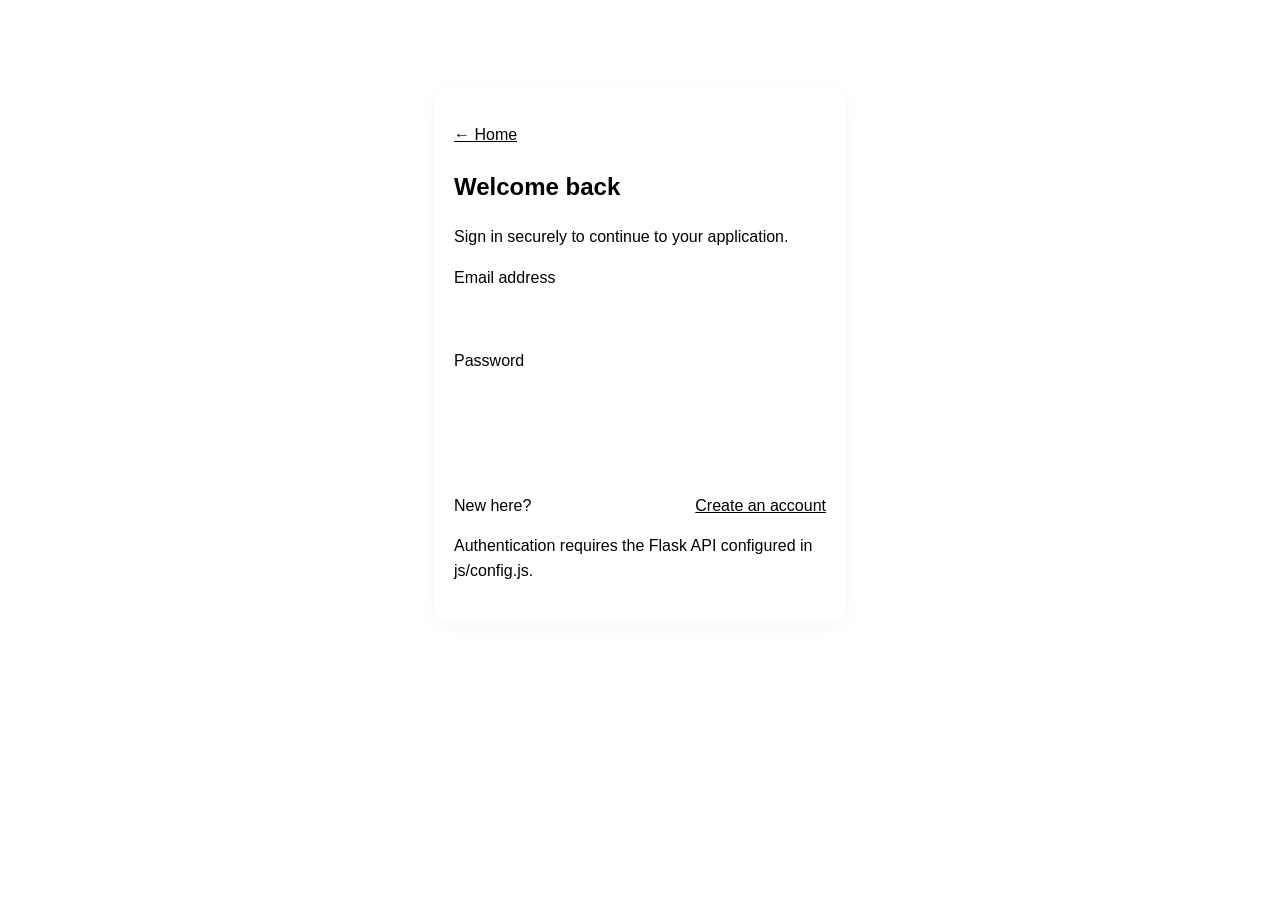
<file: frontend/index.html>
<!doctype html>
<html lang="en"><head><meta charset="utf-8"><meta name="viewport" content="width=device-width, initial-scale=1"><meta http-equiv="refresh" content="0;url=login.html"><title>Opening sign in</title></head>
<body><p>Opening sign in… <a href="login.html">Continue</a></p><script>location.replace("login.html");</script></body></html>
</file>
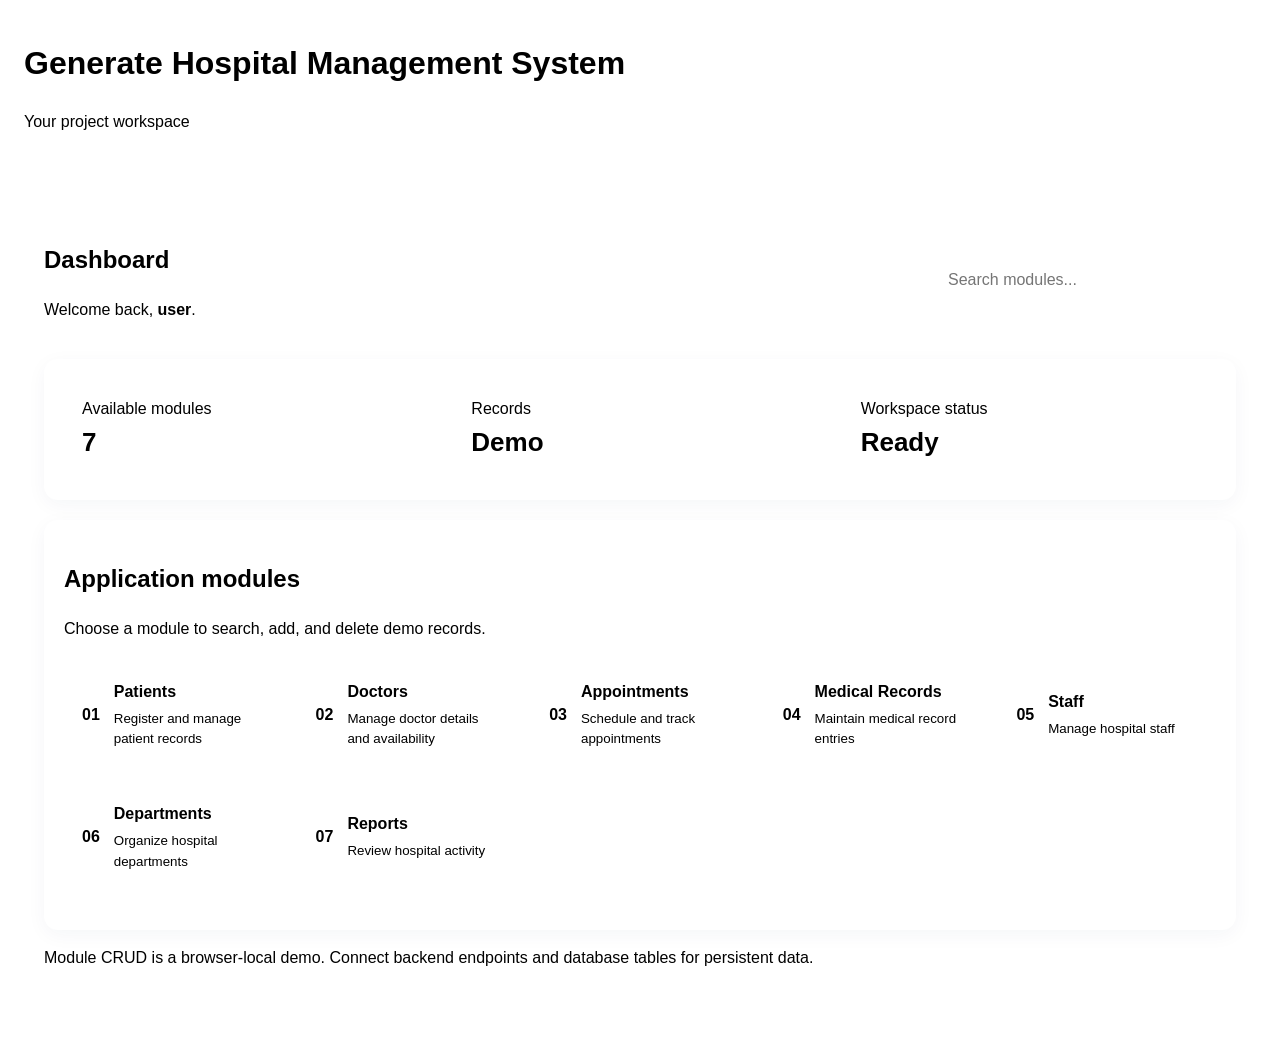
<file: frontend/dashboard.html>
<!doctype html><html lang="en"><head><meta charset="utf-8"><meta name="viewport" content="width=device-width, initial-scale=1"><title>Dashboard | Generate Hospital Management System</title><link rel="stylesheet" href="css/style.css"></head>
<body class="app-dashboard"><header class="dashboard-header"><div><h1>Generate Hospital Management System</h1><p class="dashboard-intro">Your project workspace</p></div><button type="button" data-logout>Log out</button></header>
<main><div class="dashboard-header"><div><h2>Dashboard</h2><p class="dashboard-intro">Welcome back, <strong id="dashboard-user">user</strong>.</p></div><input id="module-search" type="search" placeholder="Search modules..." aria-label="Search modules" style="max-width:300px"></div>
<section class="summary-grid"><div class="summary-card"><span>Available modules</span><strong>7</strong></div><div class="summary-card"><span>Records</span><strong>Demo</strong></div><div class="summary-card"><span>Workspace status</span><strong>Ready</strong></div></section>
<section><h2>Application modules</h2><p class="dashboard-intro">Choose a module to search, add, and delete demo records.</p><div class="module-grid" id="dashboard-modules"><a class="module-card" href="#/patients"><span class="module-icon">01</span><span><strong>Patients</strong><small>Register and manage patient records</small></span></a>
<a class="module-card" href="#/doctors"><span class="module-icon">02</span><span><strong>Doctors</strong><small>Manage doctor details and availability</small></span></a>
<a class="module-card" href="#/appointments"><span class="module-icon">03</span><span><strong>Appointments</strong><small>Schedule and track appointments</small></span></a>
<a class="module-card" href="#/medical-records"><span class="module-icon">04</span><span><strong>Medical Records</strong><small>Maintain medical record entries</small></span></a>
<a class="module-card" href="#/staff"><span class="module-icon">05</span><span><strong>Staff</strong><small>Manage hospital staff</small></span></a>
<a class="module-card" href="#/departments"><span class="module-icon">06</span><span><strong>Departments</strong><small>Organize hospital departments</small></span></a>
<a class="module-card" href="#/reports"><span class="module-icon">07</span><span><strong>Reports</strong><small>Review hospital activity</small></span></a></div></section>
<p class="notice">Module CRUD is a browser-local demo. Connect backend endpoints and database tables for persistent data.</p></main>
<script src="js/config.js" defer></script><script src="js/app.js" defer></script></body></html>
</file>
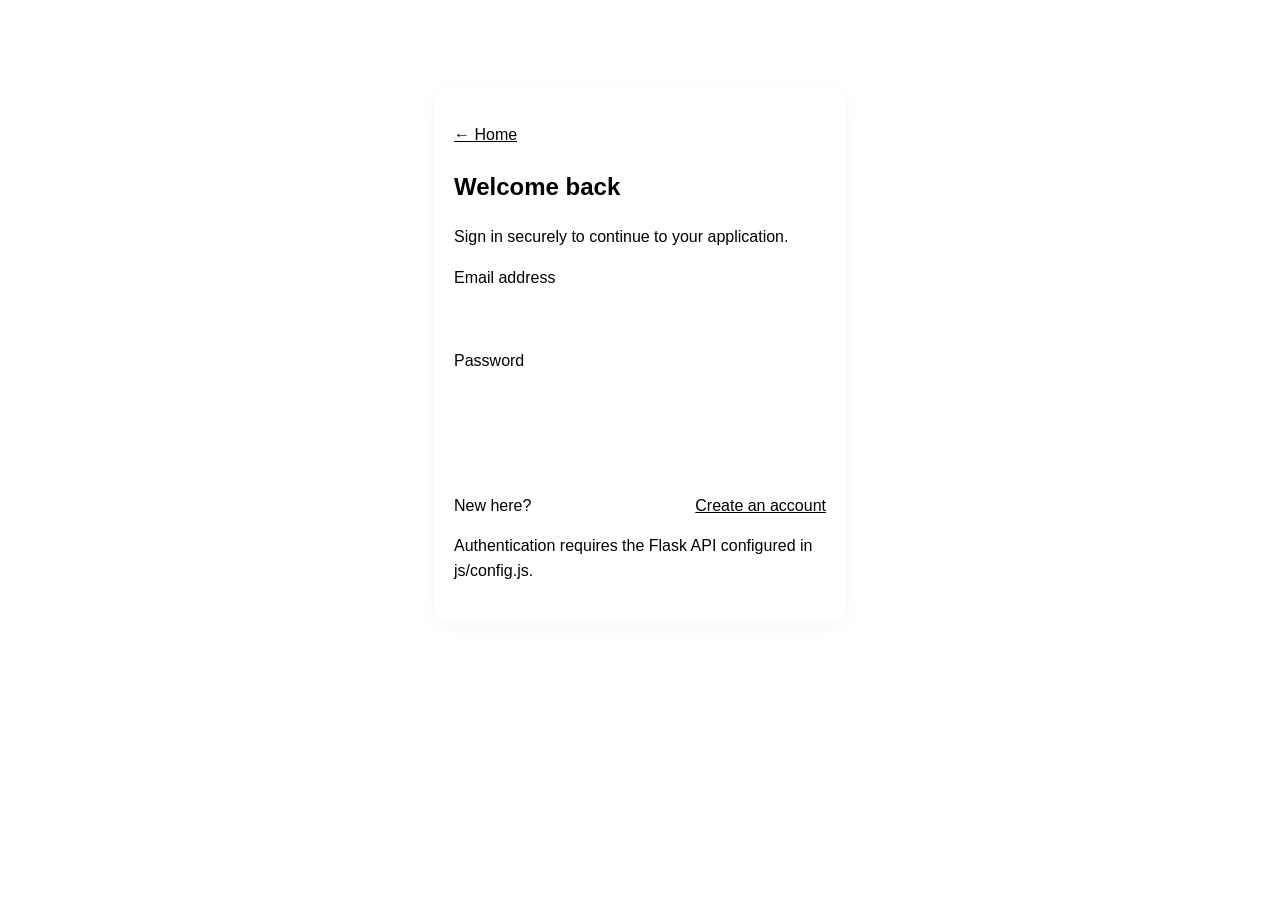
<file: frontend/login.html>
<!doctype html><html lang="en"><head><meta charset="utf-8"><meta name="viewport" content="width=device-width, initial-scale=1"><title>Welcome back | Generate Hospital Management System</title><link rel="stylesheet" href="css/style.css"></head>
<body><main class="auth-card"><article><p><a href="home.html">← Home</a></p><h1>Welcome back</h1><p>Sign in securely to continue to your application.</p>
<form id="loginForm"><label>Email address<input name="email" type="email" autocomplete="email" maxlength="254" required></label><label>Password<input name="password" type="password" autocomplete="current-password" required></label><button type="submit">Sign in</button></form><p class="auth-links">New here? <a href="register.html">Create an account</a></p><p class="notice">Authentication requires the Flask API configured in js/config.js.</p></article></main>
<script src="js/config.js" defer></script><script src="js/app.js" defer></script></body></html>
</file>
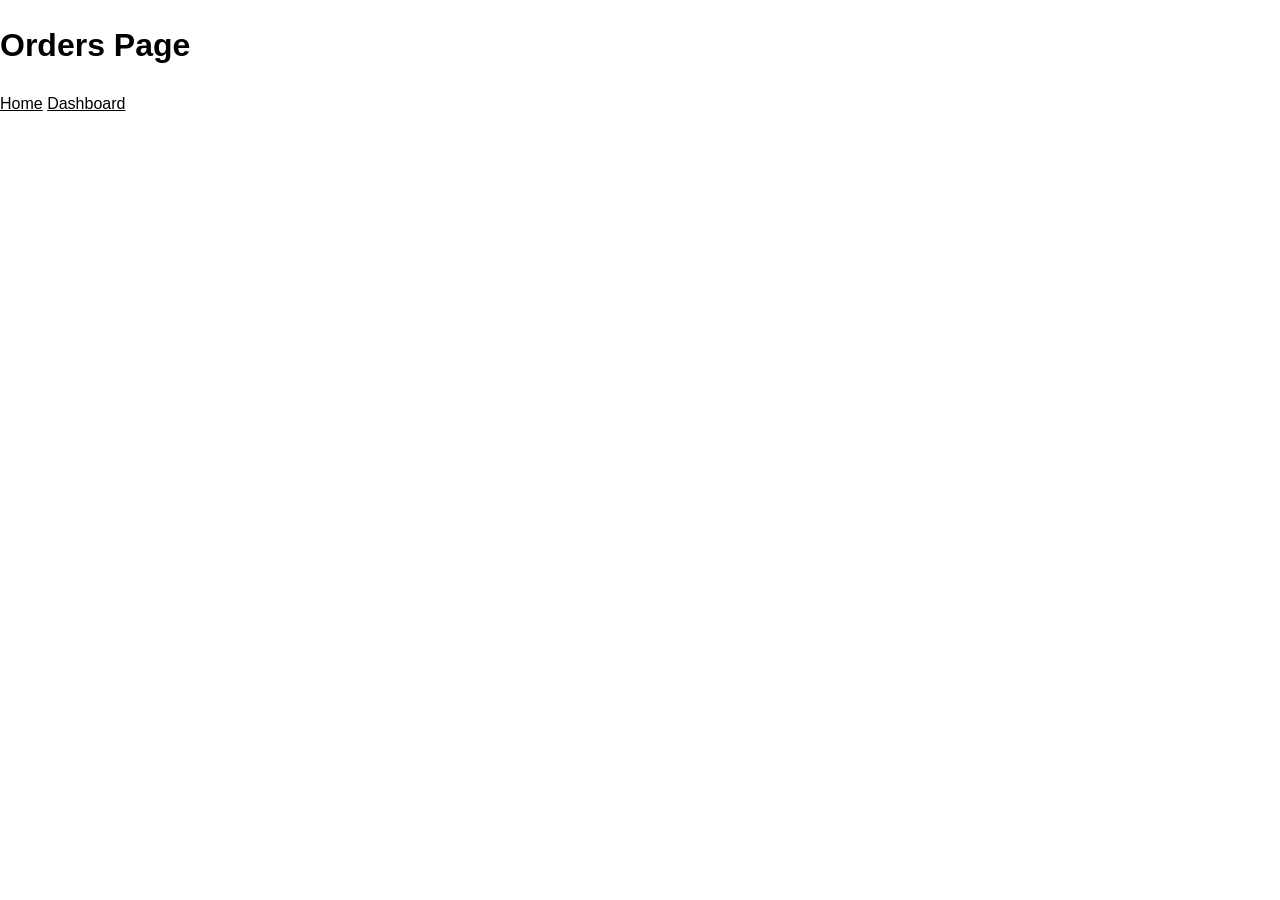
<file: frontend/orders.html>
<!DOCTYPE html>
        <html>
        <head>
        <title>Orders</title>
        <link rel="stylesheet" href="css/style.css">
        </head>
        <body>

        <h1>Orders Page</h1>

        <a href="index.html">Home</a>
        <a href="dashboard.html">Dashboard</a>

        </body>
        </html>
</file>
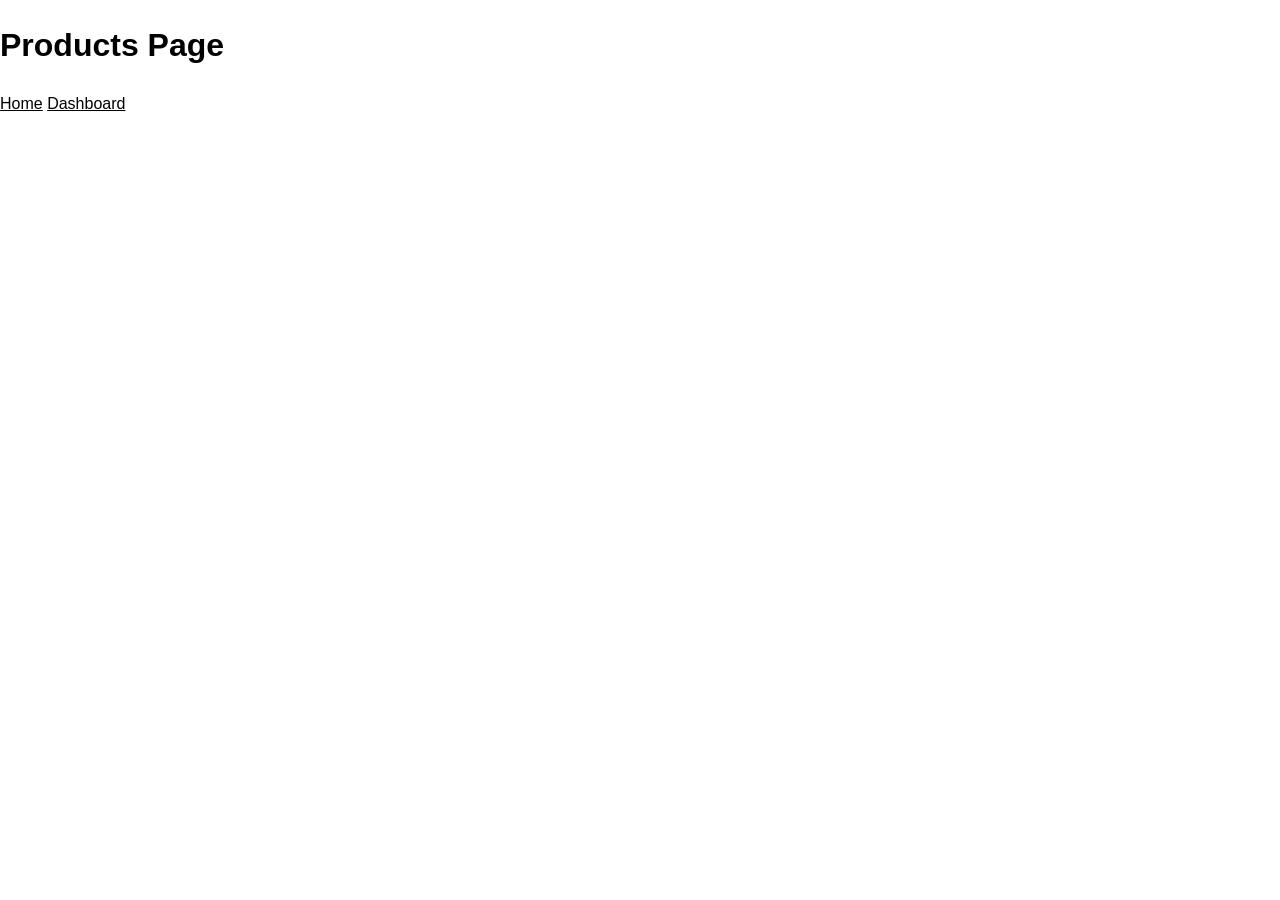
<file: frontend/products.html>
<!DOCTYPE html>
        <html>
        <head>
        <title>Products</title>
        <link rel="stylesheet" href="css/style.css">
        </head>
        <body>

        <h1>Products Page</h1>

        <a href="index.html">Home</a>
        <a href="dashboard.html">Dashboard</a>

        </body>
        </html>
</file>
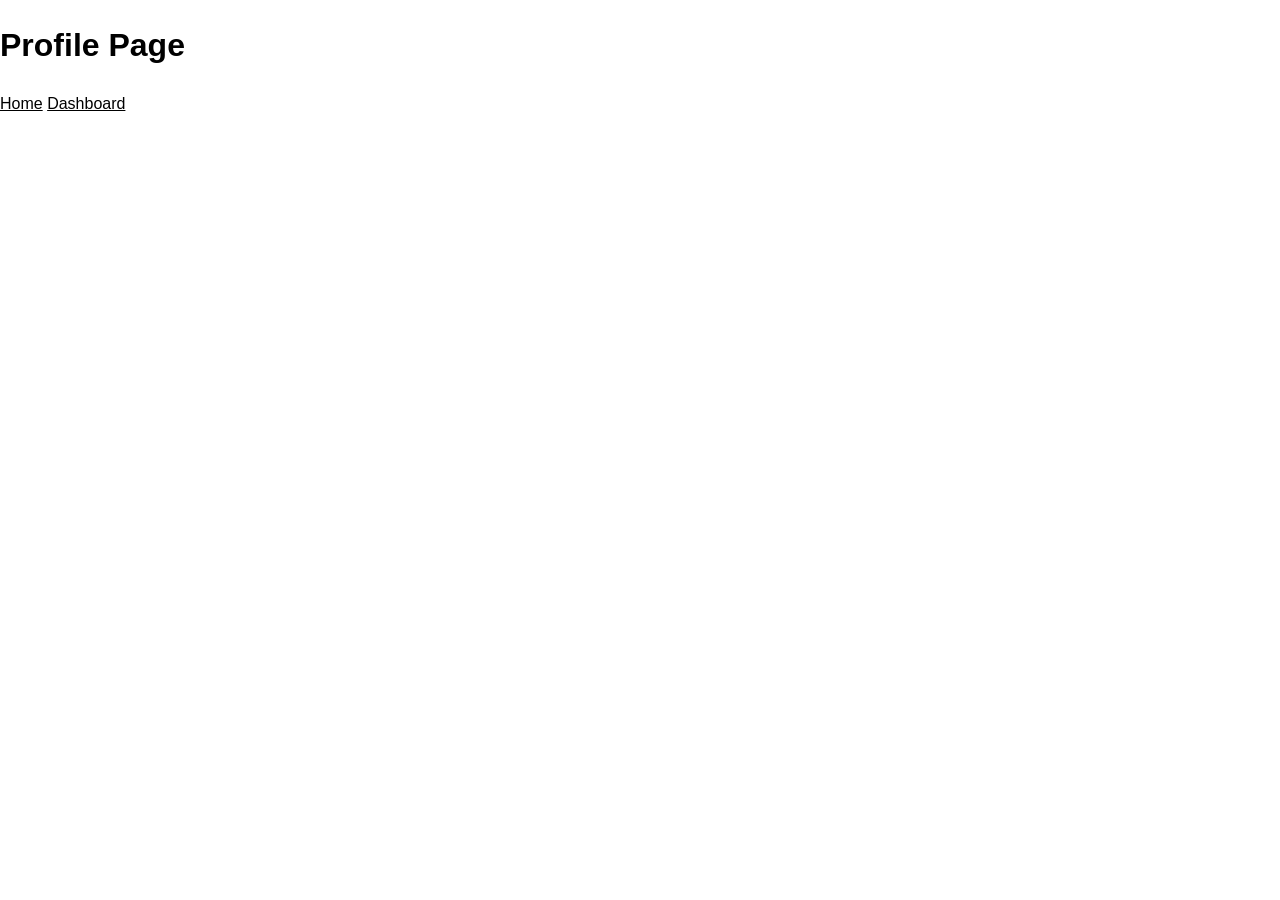
<file: frontend/profile.html>
<!DOCTYPE html>
        <html>
        <head>
        <title>Profile</title>
        <link rel="stylesheet" href="css/style.css">
        </head>
        <body>

        <h1>Profile Page</h1>

        <a href="index.html">Home</a>
        <a href="dashboard.html">Dashboard</a>

        </body>
        </html>
</file>
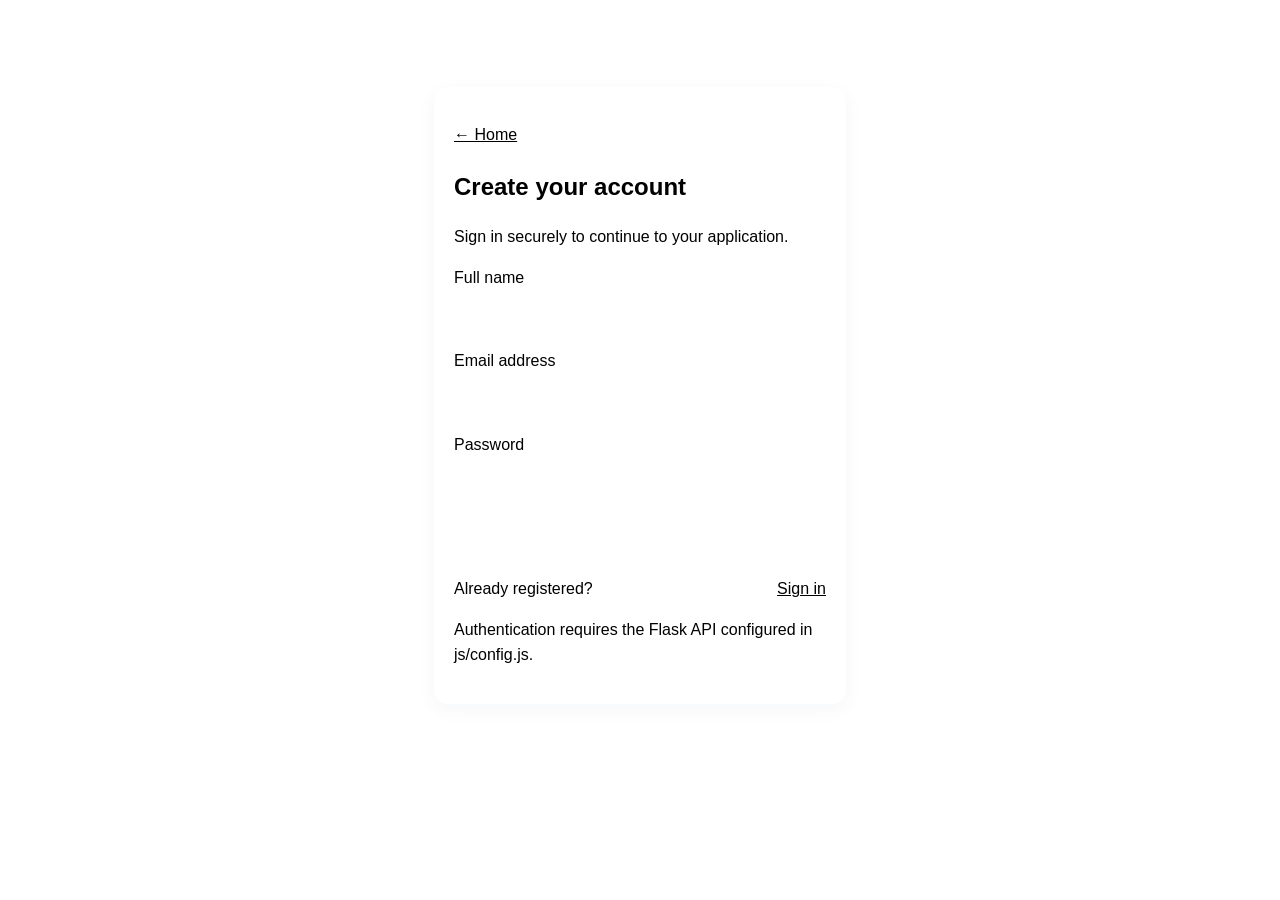
<file: frontend/register.html>
<!doctype html><html lang="en"><head><meta charset="utf-8"><meta name="viewport" content="width=device-width, initial-scale=1"><title>Create your account | Generate Hospital Management System</title><link rel="stylesheet" href="css/style.css"></head>
<body><main class="auth-card"><article><p><a href="home.html">← Home</a></p><h1>Create your account</h1><p>Sign in securely to continue to your application.</p>
<form id="registerForm"><label>Full name<input name="username" autocomplete="name" maxlength="120" required></label><label>Email address<input name="email" type="email" autocomplete="email" maxlength="254" required></label><label>Password<input name="password" type="password" autocomplete="new-password" minlength="8" required></label><button type="submit">Create account</button></form><p class="auth-links">Already registered? <a href="login.html">Sign in</a></p><p class="notice">Authentication requires the Flask API configured in js/config.js.</p></article></main>
<script src="js/config.js" defer></script><script src="js/app.js" defer></script></body></html>
</file>
<file: frontend/css/style.css>
Certainly! Below is a complete and modern CSS stylesheet for a hospital management system that meets the specified requirements:


/* General Styles */
* {
    margin: 0;
    padding: 0;
    box-sizing: border-box;
}

body {
    font-family: 'Arial', sans-serif;
    line-height: 1.6;
    color: #333;
    background-color: #f4f4f4;
}

.container {
    width: 80%;
    margin: auto;
    overflow: hidden;
}

/* Navbar */
.navbar {
    display: flex;
    justify-content: space-between;
    align-items: center;
    padding: 20px 0;
    background-color: #333;
    color: #fff;
}

.navbar a {
    color: #fff;
    text-decoration: none;
    margin-right: 20px;
}

.navbar a:hover {
    text-decoration: underline;
}

/* Hero Section */
.hero {
    height: 500px;
    background: url('hero-image.jpg') no-repeat center center/cover;
    display: flex;
    justify-content: center;
    align-items: center;
    color: #fff;
    text-align: center;
}

.hero h1 {
    font-size: 4em;
    margin-bottom: 20px;
}

.hero p {
    font-size: 1.5em;
    margin-bottom: 40px;
}

/* Cards */
.card {
    background-color: #fff;
    border-radius: 8px;
    box-shadow: 0 4px 8px rgba(0, 0, 0, 0.1);
    overflow: hidden;
    margin-bottom: 30px;
}

.card img {
    width: 100%;
    height: 200px;
    object-fit: cover;
}

.card-content {
    padding: 20px;
}

.card-title {
    font-size: 1.8em;
    margin-bottom: 10px;
}

.card-description {
    font-size: 1.2em;
    margin-bottom: 20px;
}

/* Forms */
.form-group {
    margin-bottom: 20px;
}

.form-group label {
    display: block;
    margin-bottom: 5px;
    font-weight: bold;
}

.form-group input,
.form-group textarea
:root{--primary:#3157d5;--primary-dark:#2443ad;--bg:#f4f7fc;--text:#1c2740;--muted:#748099;--border:#e1e7f0}
*{box-sizing:border-box}body{margin:0;color:var(--text);background:var(--bg);font-family:Inter,"Segoe UI",Arial,sans-serif;line-height:1.55}
header{padding:18px 24px;background:#fff;border-bottom:1px solid var(--border)}main,.container,.dashboard,.content{max-width:1240px;margin:28px auto;padding:24px}
a{color:var(--primary)}button,.button,input[type=submit]{border:0;border-radius:9px;padding:10px 16px;background:var(--primary);color:#fff;font:inherit;cursor:pointer}
input,select,textarea{width:100%;padding:11px 12px;border:1px solid var(--border);border-radius:8px;font:inherit;background:#fff}
form{display:grid;gap:12px}article,.card,section{background:#fff;border:1px solid var(--border);border-radius:14px;padding:20px;box-shadow:0 5px 20px #192d550b}
.auth-card{max-width:460px;margin:7vh auto}.auth-links{display:flex;justify-content:space-between;gap:12px;flex-wrap:wrap}
.dashboard-header{display:flex;align-items:center;justify-content:space-between;gap:20px;flex-wrap:wrap}.dashboard-intro,.notice{color:var(--muted)}
.module-grid,.summary-grid{display:grid;grid-template-columns:repeat(auto-fit,minmax(190px,1fr));gap:16px;margin:20px 0}
.module-card{display:flex;align-items:center;gap:14px;text-decoration:none;color:var(--text);background:#fff;border:1px solid var(--border);border-radius:14px;padding:18px}
.module-card strong,.module-card small{display:block}.module-card small{color:var(--muted);margin-top:4px}.module-icon{font-weight:800;color:var(--primary)}
.summary-card{background:#fff;border:1px solid var(--border);border-radius:14px;padding:18px}.summary-card strong{display:block;font-size:26px}
#dynamic-page-view{max-width:1240px;margin:28px auto;padding:24px;background:#fff;border:1px solid var(--border);border-radius:14px}
#dynamic-page-view .module-toolbar{display:flex;gap:12px;flex-wrap:wrap;align-items:center;margin:18px 0}
table{width:100%;border-collapse:collapse;background:#fff}th,td{padding:12px;border-bottom:1px solid var(--border);text-align:left}
[hidden]{display:none!important}.status-message{padding:10px;border-radius:8px;background:#edf2fc}.status-error{background:#fff0f0;color:#9d1c1c}
@media(max-width:700px){main,.container,.dashboard,.content,#dynamic-page-view{padding:16px;margin:12px auto}table{display:block;overflow-x:auto}}
</file>
